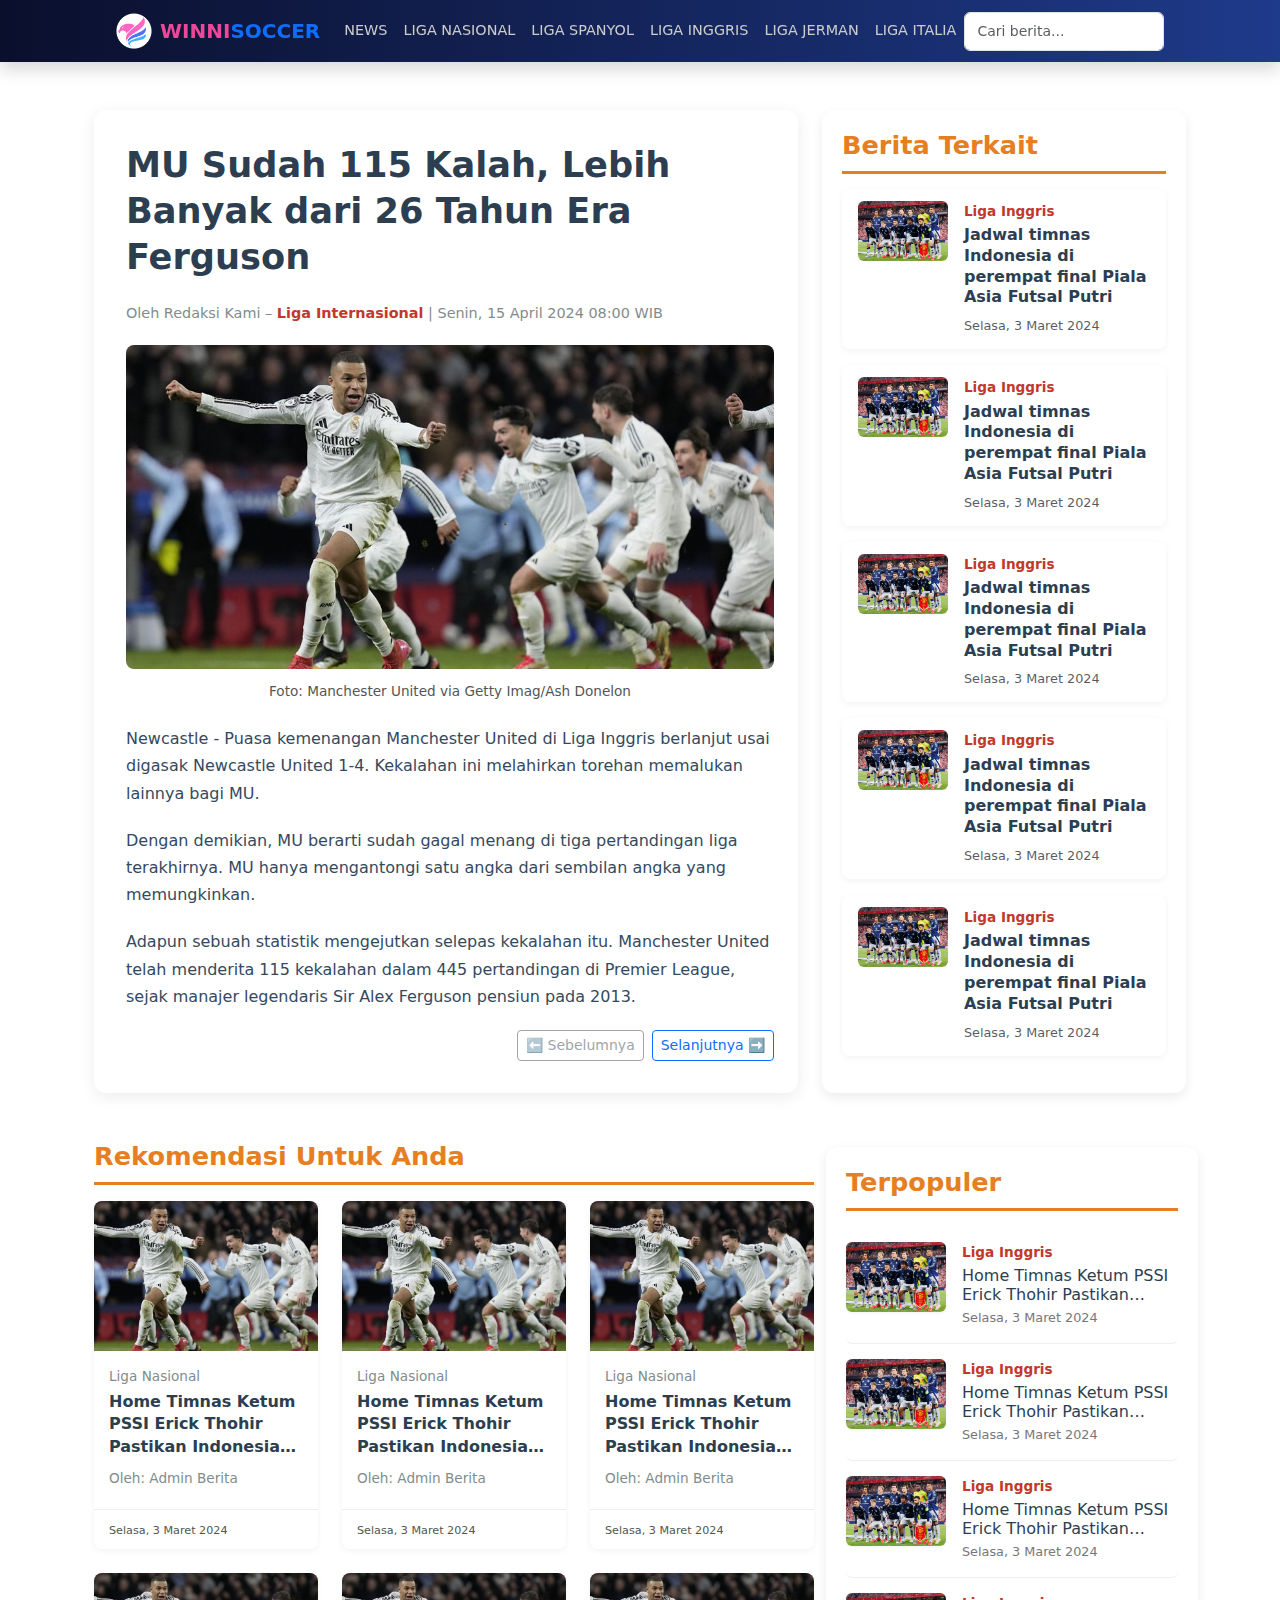
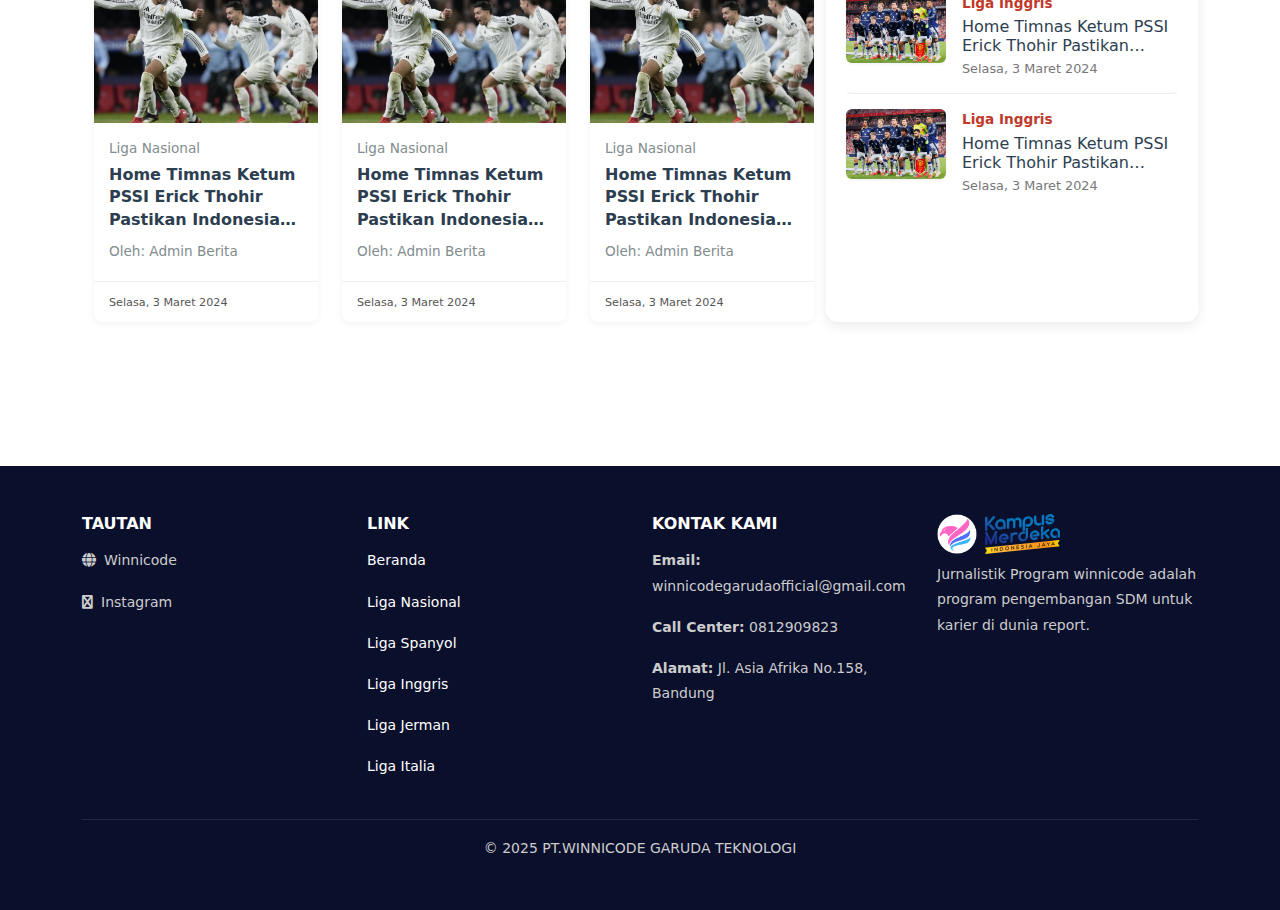
<file: tampilan/detailpage.html>
<!DOCTYPE html>
<html lang="en">
<head>
  <meta charset="UTF-8" />
  <meta name="viewport" content="width=device-width, initial-scale=1" />
  <title>WinniSoccer</title>
  <link href="https://cdn.jsdelivr.net/npm/bootstrap@5.3.3/dist/css/bootstrap.min.css" rel="stylesheet" />
  <link rel="stylesheet" href="https://cdnjs.cloudflare.com/ajax/libs/font-awesome/6.5.0/css/all.min.css">
  <link href="https://fonts.googleapis.com/css2?family=Roboto:wght@400;700&display=swap" rel="stylesheet">
  <link rel="stylesheet" href="stylecss/detail.css" />
</head>
<body>

<!--NAVBAR-->
  <nav class="navbar navbar-expand-lg navbar-dark  shadow sticky-top" style="background: linear-gradient(to right, #0A0F2C, #1E3A8A);">
    <div class="container-fluid px-3 d-flex align-items-center justify-content-between">
  
      <!-- Logo (Kiri) -->
      <a class="navbar-brand d-flex align-items-center" href="#">
        <img src="assets/logo.png" alt="Logo" width="36" class="me-2">
        <span class="text-uppercase fw-bold mb-0" style="color: #EC4899;">Winni<span class="text-primary">Soccer</span></span>
      </a>
  
      <button class="navbar-toggler" type="button" data-bs-toggle="offcanvas" data-bs-target="#offcanvasMenu">
      <span class="navbar-toggler-icon"></span>
      </button>

      <div class="offcanvas offcanvas-end bg-dark text-white" tabindex="-1" id="offcanvasMenu" data-bs-backdrop="false">
      <div class="offcanvas-header">
        <h5 class="offcanvas-title">Menu</h5>
        <button type="button" class="btn-close btn-close-white" data-bs-dismiss="offcanvas"></button>
      </div>
  
      <!-- Navbar content -->
      <div class="offcanvas-body" id="navbarMain">
        <!-- Menu (Tengah) -->
        <ul class="navbar-nav mx-auto nav-menu">
          <li class="nav-item"><a class="nav-link" href="/">News</a></li>
          <li class="nav-item"><a class="nav-link" href="/liganasional.html">Liga Nasional</a></li>
          <li class="nav-item"><a class="nav-link" href="/ligaspanyol.html">Liga Spanyol</a></li>
          <li class="nav-item"><a class="nav-link" href="/ligainggris.html">Liga Inggris</a></li>
          <li class="nav-item"><a class="nav-link" href="/ligajerman.html">Liga Jerman</a></li>
          <li class="nav-item"><a class="nav-link" href="/ligaitalia.html">Liga Italia</a></li>
        </ul>
  
        <!-- Search (Kanan) -->
        <form class="d-block d-lg-flex" role="search" style="min-width: 200px;">
          <input class="form-control form-control-sm" type="search" placeholder="Cari berita..." aria-label="Search">
        </form>
      </div>
  
    </div>
  </nav>

<!-- Main Content Section -->
<main class="container py-5">
  <!-- Halaman Detail Page yang Sudah Dirapikan dan Sesuai Tema -->
<section class="py-0">
  <div class="container d-flex gap-4 flex-wrap flex-lg-nowrap">
    <!-- Artikel -->
    <article class="flex-grow-1 pe-lg-4 article-content">
  <h1>MU Sudah 115 Kalah, Lebih Banyak dari 26 Tahun Era Ferguson</h1>
  <div class="small">
    Oleh Redaksi Kami – <span style="color:#c0392b; font-weight:600;">Liga Internasional</span> |
    Senin, 15 April 2024 08:00 WIB
  </div>
  <figure>
    <img src="assets/image.png" alt="MU Kalah">
    <figcaption>Foto: Manchester United via Getty Imag/Ash Donelon</figcaption>
  </figure>

  <div class="article-body mt-4">
    <!-- Halaman 1 -->
    <div class="page-content" id="page-1">
      <p>Newcastle - Puasa kemenangan Manchester United di Liga Inggris berlanjut usai digasak Newcastle United 1-4. Kekalahan ini melahirkan torehan memalukan lainnya bagi MU.</p>
      <p>Dengan demikian, MU berarti sudah gagal menang di tiga pertandingan liga terakhirnya. MU hanya mengantongi satu angka dari sembilan angka yang memungkinkan.</p>
      <p>Adapun sebuah statistik mengejutkan selepas kekalahan itu. Manchester United telah menderita 115 kekalahan dalam 445 pertandingan di Premier League, sejak manajer legendaris Sir Alex Ferguson pensiun pada 2013.</p>
    </div>

    <!-- Halaman 2 -->
    <div class="page-content d-none" id="page-2">
      <p>Jumlah kekalahan ini melampaui catatan 114 kekalahan MU selama 26 tahun di bawah asuhan Ferguson yang menangani 810 pertandingan. Statistik ini jadi pukulan besar untuk reputasi klub.</p>
      <p>Selain performa buruk, tekanan juga meningkat terhadap pelatih saat ini dan manajemen klub yang dianggap gagal memperbaiki performa dalam jangka panjang.</p>
      <p>Fans mendesak adanya perombakan besar, baik dari sisi pemain, pelatih, hingga struktur manajemen.</p>
    </div>

    <!-- Navigasi -->
    <div class="mt-3 d-flex justify-content-end gap-2">
      <button id="prevBtn" class="btn btn-outline-secondary btn-sm" disabled>⬅️ Sebelumnya</button>
      <button id="nextBtn" class="btn btn-outline-primary btn-sm">Selanjutnya ➡️</button>
    </div>
  </div>
</article>

    <!-- Berita Terkait -->
    <aside class="col-lg-4 section-terkait">
      <h3>Berita Terkait</h3>
      <div class="related-wrapper">
        <div class="related-card">
          <img src="assets/image1.png" alt="">
          <div>
            <small class="text-danger">Liga Inggris</small>
            <h6>Jadwal timnas Indonesia di perempat final Piala Asia Futsal Putri</h6>
            <small class="text-muted">Selasa, 3 Maret 2024</small>
          </div>
        </div>
        <div class="related-card">
          <img src="assets/image1.png" alt="">
          <div>
            <small class="text-danger">Liga Inggris</small>
            <h6>Jadwal timnas Indonesia di perempat final Piala Asia Futsal Putri</h6>
            <small class="text-muted">Selasa, 3 Maret 2024</small>
          </div>
        </div>
        <div class="related-card">
          <img src="assets/image1.png" alt="">
          <div>
            <small class="text-danger">Liga Inggris</small>
            <h6>Jadwal timnas Indonesia di perempat final Piala Asia Futsal Putri</h6>
            <small class="text-muted">Selasa, 3 Maret 2024</small>
          </div>
        </div>
        <div class="related-card">
          <img src="assets/image1.png" alt="">
          <div>
            <small class="text-danger">Liga Inggris</small>
            <h6>Jadwal timnas Indonesia di perempat final Piala Asia Futsal Putri</h6>
            <small class="text-muted">Selasa, 3 Maret 2024</small>
          </div>
        </div>
        <div class="related-card">
          <img src="assets/image1.png" alt="">
          <div>
            <small class="text-danger">Liga Inggris</small>
            <h6>Jadwal timnas Indonesia di perempat final Piala Asia Futsal Putri</h6>
            <small class="text-muted">Selasa, 3 Maret 2024</small>
          </div>
        </div>
        
      </div>
    </aside>
  </div>
</section>

<section class="layout-rekomendasi section-rekomendasi-anda py-5">
  <div class="container">
    <div class="row g-4">
      <!-- Rekomendasi -->
      <div class="col-lg-8">
        <h3 class="mb-3">Rekomendasi Untuk Anda</h3>
        <div class="row row-cols-1 row-cols-md-3 g-4">
          <!-- Card Item -->
          <div class="col">
            <a href="detail.page" class="text-decoration-none text-dark">
              <div class="card h-100">
                <img src="assets/image.png" class="card-img-top" alt="...">
                <div class="card-body">
                  <small>Liga Nasional</small>
                  <h6 class="card-title fw-bold card-title-limit">Home Timnas Ketum PSSI Erick Thohir Pastikan Indonesia Bidding Tuan Rumah Putaran Keempat Kualifikasi Piala Dunia 2026</h6>
                  <small>Oleh: Admin Berita</small>
                </div>
                <div class="card-footer">
                  <small>Selasa, 3 Maret 2024</small>
                </div>
              </div>
            </a>
          </div>
          <!-- Ulangi card di atas sesuai kebutuhan -->
          <div class="col">
            <a href="detail.page" class="text-decoration-none text-dark">
              <div class="card h-100">
                <img src="assets/image.png" class="card-img-top" alt="...">
                <div class="card-body">
                  <small>Liga Nasional</small>
                  <h6 class="card-title fw-bold card-title-limit">Home Timnas Ketum PSSI Erick Thohir Pastikan Indonesia Bidding Tuan Rumah Putaran Keempat Kualifikasi Piala Dunia 2026</h6>
                  <small>Oleh: Admin Berita</small>
                </div>
                <div class="card-footer">
                  <small>Selasa, 3 Maret 2024</small>
                </div>
              </div>
            </a>
          </div>
          <div class="col">
            <a href="detail.page" class="text-decoration-none text-dark">
              <div class="card h-100">
                <img src="assets/image.png" class="card-img-top" alt="...">
                <div class="card-body">
                  <small>Liga Nasional</small>
                  <h6 class="card-title fw-bold card-title-limit">Home Timnas Ketum PSSI Erick Thohir Pastikan Indonesia Bidding Tuan Rumah Putaran Keempat Kualifikasi Piala Dunia 2026</h6>
                  <small>Oleh: Admin Berita</small>
                </div>
                <div class="card-footer">
                  <small>Selasa, 3 Maret 2024</small>
                </div>
              </div>
            </a>
          </div>
          <div class="col">
            <a href="detail.page" class="text-decoration-none text-dark">
              <div class="card h-100">
                <img src="assets/image.png" class="card-img-top" alt="...">
                <div class="card-body">
                  <small>Liga Nasional</small>
                  <h6 class="card-title fw-bold card-title-limit">Home Timnas Ketum PSSI Erick Thohir Pastikan Indonesia Bidding Tuan Rumah Putaran Keempat Kualifikasi Piala Dunia 2026</h6>
                  <small>Oleh: Admin Berita</small>
                </div>
                <div class="card-footer">
                  <small>Selasa, 3 Maret 2024</small>
                </div>
              </div>
            </a>
          </div>
          <div class="col">
            <a href="detail.page" class="text-decoration-none text-dark">
              <div class="card h-100">
                <img src="assets/image.png" class="card-img-top" alt="...">
                <div class="card-body">
                  <small>Liga Nasional</small>
                  <h6 class="card-title fw-bold card-title-limit">Home Timnas Ketum PSSI Erick Thohir Pastikan Indonesia Bidding Tuan Rumah Putaran Keempat Kualifikasi Piala Dunia 2026</h6>
                  <small>Oleh: Admin Berita</small>
                </div>
                <div class="card-footer">
                  <small>Selasa, 3 Maret 2024</small>
                </div>
              </div>
            </a>
          </div>
          <div class="col">
            <a href="detail.page" class="text-decoration-none text-dark">
              <div class="card h-100">
                <img src="assets/image.png" class="card-img-top" alt="...">
                <div class="card-body">
                  <small>Liga Nasional</small>
                  <h6 class="card-title fw-bold card-title-limit">Home Timnas Ketum PSSI Erick Thohir Pastikan Indonesia Bidding Tuan Rumah Putaran Keempat Kualifikasi Piala Dunia 2026</h6>
                  <small>Oleh: Admin Berita</small>
                </div>
                <div class="card-footer">
                  <small>Selasa, 3 Maret 2024</small>
                </div>
              </div>
            </a>
          </div>
        </div>
      </div>

      <!-- Terpopuler -->
      <div class="col-lg-4 section-terpopuler">
        <h3 class="mb-3">Terpopuler</h3>
        <div class="list-group list-group-flush">
          <a href="detail.page" class="list-group-item d-flex gap-3 align-items-start">
            <img src="assets/image1.png" class="rounded" width="100" height="70" alt="...">
            <div>
              <small class="text-danger d-block mb-1">Liga Inggris</small>
              <h6 class="mb-1">Home Timnas Ketum PSSI Erick Thohir Pastikan Indonesia Bidding Tuan Rumah Putaran Keempat Kualifikasi Piala Dunia 2026</h6>
              <small>Selasa, 3 Maret 2024</small>
            </div>
          </a>
          <a href="detail.page" class="list-group-item d-flex gap-3 align-items-start">
            <img src="assets/image1.png" class="rounded" width="100" height="70" alt="...">
            <div>
              <small class="text-danger d-block mb-1">Liga Inggris</small>
              <h6 class="mb-1">Home Timnas Ketum PSSI Erick Thohir Pastikan Indonesia Bidding Tuan Rumah Putaran Keempat Kualifikasi Piala Dunia 2026</h6>
              <small>Selasa, 3 Maret 2024</small>
            </div>
          </a>
          <a href="detail.page" class="list-group-item d-flex gap-3 align-items-start">
            <img src="assets/image1.png" class="rounded" width="100" height="70" alt="...">
            <div>
              <small class="text-danger d-block mb-1">Liga Inggris</small>
              <h6 class="mb-1">Home Timnas Ketum PSSI Erick Thohir Pastikan Indonesia Bidding Tuan Rumah Putaran Keempat Kualifikasi Piala Dunia 2026</h6>
              <small>Selasa, 3 Maret 2024</small>
            </div>
          </a>
          <a href="detail.page" class="list-group-item d-flex gap-3 align-items-start">
            <img src="assets/image1.png" class="rounded" width="100" height="70" alt="...">
            <div>
              <small class="text-danger d-block mb-1">Liga Inggris</small>
              <h6 class="mb-1">Home Timnas Ketum PSSI Erick Thohir Pastikan Indonesia Bidding Tuan Rumah Putaran Keempat Kualifikasi Piala Dunia 2026</h6>
              <small>Selasa, 3 Maret 2024</small>
            </div>
          </a>
          <a href="detail.page" class="list-group-item d-flex gap-3 align-items-start">
            <img src="assets/image1.png" class="rounded" width="100" height="70" alt="...">
            <div>
              <small class="text-danger d-block mb-1">Liga Inggris</small>
              <h6 class="mb-1">Home Timnas Ketum PSSI Erick Thohir Pastikan Indonesia Bidding Tuan Rumah Putaran Keempat Kualifikasi Piala Dunia 2026</h6>
              <small>Selasa, 3 Maret 2024</small>
            </div>
          </a>
          <!-- Ulangi list item di atas sesuai kebutuhan -->
        </div>
      </div>
    </div>
  </div>
</section>


</main>


<!-- Footer -->
<footer class="text-white py-5 mt-5">
  <div class="container">
    <div class="row g-4">
      <div class="col-md-3">
        <h5>TAUTAN</h5>
        <p><i class="fa fa-globe me-2"></i>Winnicode</p>
        <p><i class="fa fa-instagram me-2"></i>Instagram</p>
      </div>
      <div class="col-md-3">
        <h5>LINK</h5>
        <p><a href="#" class="text-white text-decoration-none">Beranda</a></p>
        <p><a href="/liganasional.html" class="text-white text-decoration-none">Liga Nasional</a></p>
        <p><a href="/ligaspanyol.html" class="text-white text-decoration-none">Liga Spanyol</a></p>
        <p><a href="/ligainggris.html" class="text-white text-decoration-none">Liga Inggris</a></p>
        <p><a href="/ligajerman.html" class="text-white text-decoration-none">Liga Jerman</a></p>
        <p><a href="/ligaitalia.html" class="text-white text-decoration-none">Liga Italia</a></p>
      </div>
      <div class="col-md-3">
        <h5>KONTAK KAMI</h5>
        <p><strong>Email:</strong> winnicodegarudaofficial@gmail.com</p>
        <p><strong>Call Center:</strong> 0812909823</p>
        <p><strong>Alamat:</strong> Jl. Asia Afrika No.158, Bandung</p>
      </div>
      <div class="col-md-3">
        <div class="d-flex gap-2 mb-2">
          <img src="assets/logo.png" height="40">
          <img src="assets/bpd.png" height="40">
        </div>
        <p class="small">Jurnalistik Program winnicode adalah program pengembangan SDM untuk karier di dunia report.</p>
      </div>
    </div>
    <hr class="border-secondary mt-4">
    <p class="text-center small mb-0">&copy; 2025 PT.WINNICODE GARUDA TEKNOLOGI</p>
  </div>
</footer>

<script src="javascript/javascript.js"></script>
<script src="https://cdn.jsdelivr.net/npm/bootstrap@5.3.3/dist/js/bootstrap.bundle.min.js"></script>
</body>
</html>
</file>
<file: tampilan/stylecss/detail.css>
/* ========================= */
/* NAVBAR STYLING */
/* ========================= */
.navbar-brand span {
  color: #1479FF;
}

.navbar-brand {
  margin-left: 100px;
}

.nav-menu .nav-link {
  text-transform: uppercase;
  font-weight: 300;
  font-size: 0.9rem;
  color: #ccc;
  position: relative;
  transition: all 0.3s ease;
  white-space: nowrap;
  padding-left: 0.75rem;
  padding-right: 0.75rem;
  text-decoration: none;
  /* hilangkan underline default */
}

.nav-menu .nav-link:hover,
.nav-menu .nav-link.active {
  color: #ffffff;
}

.nav-menu .nav-link::after {
  content: '';
  position: absolute;
  left: 50%;
  bottom: 0;
  transform: translateX(-50%);
  width: 0;
  height: 2px;
  background: linear-gradient(to right, #3B82F6, #38BDF8);
  box-shadow: 0 0 8px #3B82F6;
  transition: width 0.3s ease;
}

.nav-menu .nav-link:hover::after,
.nav-menu .nav-link.active::after {
  width: 60%;
}

form[role="search"] input {
  width: 100%;
  border-radius: 6px;
  padding: 0.5rem 0.75rem;
  transition: all 0.3s ease;
}

form[role="search"] input:focus {
  box-shadow: 0 0 0 2px #3B82F6;
  border: none;
}

.form-control {
  margin-right: 100px;
}


/* ========================= */
/* MOBILE NAVBAR STYLING */
/* ========================= */
@media (max-width: 767.98px) {
  .navbar-brand {
    margin: 0 auto;
    display: flex;
    justify-content: center;
  }

  .navbar .navbar-brand img {
    position: absolute;
    left: 1rem;
  }

  .navbar-toggler {
    position: absolute;
    right: 1rem;
    top: 50%;
    transform: translateY(-50%);
  }

  .navbar .container-fluid {
    justify-content: center;
    position: relative;
  }

  .offcanvas.offcanvas-end {
    height: auto !important;
    max-height: 70vh;
    border-radius: 0 0 16px 16px;
    background: linear-gradient(to bottom right, #0A0F2C, #1E3A8A);
    box-shadow: 0 6px 20px rgba(0, 0, 0, 0.3);
    padding: 0.5rem 0;
    transition: transform 0.4s ease, opacity 0.4s ease;
    color: white;
  }

  .offcanvas-header {
    border-bottom: 1px solid rgba(255, 255, 255, 0.1);
  }

  .offcanvas-title {
    font-weight: 700;
    color: #FFB800;
    font-size: 1.1rem;
  }

  .offcanvas-body {
    padding: 0.5rem 1rem;
  }

  .offcanvas-body .nav-link {
    display: block;
    text-align: left;
    padding: 0.75rem 0.5rem;
    margin: 0.2rem 0;
    color: #eee;
    border-radius: 8px;
    font-size: 1rem;
    font-weight: 500;
    transition: background 0.3s, color 0.3s;
    text-decoration: none;
  }

  .offcanvas-body .nav-link:hover {
    background-color: rgba(255, 184, 0, 0.12);
    color: #fff;
  }

  .offcanvas-body .nav-link.active {
    background-color: #FFB800;
    color: #0A0F2C;
    font-weight: 700;
  }

  .nav-menu .nav-link::after {
    content: none;
    display: none;
  }

  form[role="search"] {
    margin-top: 1rem;
    width: 100%;
  }

  .form-control {
    width: 100%;
    background-color: #fff;
    color: #000;
    font-size: 0.9rem;
    border-radius: 6px;
    border: none;
  }

  .form-control::placeholder {
    color: #777;
  }
}



.article-content {
      background-color: #ffffff;
      padding: 2rem;
      border-radius: 12px;
      box-shadow: 0 4px 16px rgba(0, 0, 0, 0.08);
    }

    .article-content h1 {
      font-size: 2.2rem;
      font-weight: 700;
      color: #2c3e50;
      line-height: 1.3;
      text-align: left;
      margin-bottom: 1.5rem;
    }

    .article-content .small {
      color: #7f8c8d;
      font-size: 0.9rem;
      margin-bottom: 1.25rem;
    }

    .article-body p {
      font-size: 1rem;
      color: #34495e;
      line-height: 1.7;
      margin-bottom: 1.25rem;
    }

    figure img {
      border-radius: 8px;
      width: 100%;
      transition: transform 0.3s ease-in-out;
    }

    figure:hover img {
      transform: scale(1.02);
    }

    figcaption {
      font-size: 0.85rem;
      color: #555;
      text-align: center;
      margin-top: 0.75rem;
    }

    .section-terkait {
      background-color: #fff;
      padding: 20px;
      border-radius: 12px;
      box-shadow: 0 4px 12px rgba(0,0,0,0.08);
    }

    .section-terkait h3 {
      color: #e67e22 !important;
  font-size: 1.6rem;
  font-weight: 700;
  margin-bottom: 15px;
  border-bottom: 3px solid #e67e22;
  padding-bottom: 10px;
    }

    .related-wrapper {
      display: flex;
      flex-direction: column;
      gap: 1rem;
    }

    .related-card {
      background-color: #fff;
      border-radius: 8px;
      box-shadow: 0 2px 6px rgba(0,0,0,0.05);
      display: flex;
      gap: 1rem;
      padding: 0.75rem 1rem;
      transition: transform 0.3s ease, box-shadow 0.3s ease;
    }

    .related-card:hover {
      transform: translateY(-2px);
      box-shadow: 0 4px 12px rgba(0,0,0,0.08);
    }

    .related-card img {
      width: 90px;
      height: 60px;
      border-radius: 6px;
      object-fit: cover;
    }

    .related-card h6 {
      font-size: 1rem;
      font-weight: 600;
      color: #2c3e50;
      line-height: 1.3;
      margin-bottom: 5px;
    }

    .related-card small.text-danger {
      color: #c0392b !important;
      font-size: 0.85rem;
      font-weight: 600;
      margin-bottom: 4px;
      display: block;
    }

    .related-card small.text-muted {
      font-size: 0.8rem;
      color: #777;
    }

    /* === RESPONSIVE MOBILE === */
@media (max-width: 768px) {
  .container {
    flex-direction: column;
    gap: 2rem;
  }

  .article-content {
    padding: 1.25rem;
  }

  .article-content h1 {
    font-size: 1.6rem;
    text-align: left;
  }

  .article-body p {
    font-size: 0.95rem;
  }

  .related-card {
    flex-direction: row;
    align-items: flex-start;
  }

  .related-card img {
    width: 80px;
    height: 60px;
  }

  .related-card h6 {
    font-size: 0.9rem;
  }

  .related-card small {
    font-size: 0.75rem;
  }

  .section-terkait {
    padding: 1rem;
  }

  .section-terkait h3 {
    font-size: 1.2rem;
    text-align: left;
  }
}

/* ========================= */
/* REKOMENDASI SECTION */
/* ========================= */
.section-rekomendasi-anda {
  padding-top: 30px;
  padding-bottom: 30px;
}

.section-rekomendasi-anda h3 {
  color: #2c3e50 !important;
  font-size: 1.6rem;
  font-weight: 700;
  text-align: left;
  margin-bottom: 15px;
}

.section-rekomendasi-anda h3 {
  color: #e67e22 !important;
  font-size: 1.6rem;
  font-weight: 700;
  margin-bottom: 15px;
  border-bottom: 3px solid #e67e22;
  padding-bottom: 10px;
}

.section-rekomendasi-anda .card {
  border: none;
  border-radius: 8px;
  box-shadow: 0 2px 6px rgba(0, 0, 0, 0.05);
  transition: transform 0.3s ease-in-out, box-shadow 0.3s ease-in-out;
  background-color: #fff;
  display: flex;
  flex-direction: column;
  height: 100%;
}

.section-rekomendasi-anda .card:hover {
  transform: translateY(-5px);
  box-shadow: 0 6px 15px rgba(0, 0, 0, 0.1);
}

.section-rekomendasi-anda .card-img-top {
  height: 150px;
  object-fit: cover;
  border-top-left-radius: 8px;
  border-top-right-radius: 8px;
}

.section-rekomendasi-anda .card-body {
  padding: 15px;
  flex-grow: 1;
}

.section-rekomendasi-anda .card-body small {
  color: #7f8c8d;
  font-size: 0.85rem;
  margin-bottom: 5px;
  display: block;
}

.section-rekomendasi-anda .card-body h6 {
  font-size: 1rem;
  font-weight: 500;
  color: #2c3e50;
  margin-bottom: 10px;
  line-height: 1.4;
  display: -webkit-box;
  -webkit-line-clamp: 3; /* Maksimal 3 baris */
  -webkit-box-orient: vertical;
  overflow: hidden;
  text-overflow: ellipsis;
}

.section-rekomendasi-anda .card-footer {
  padding: 10px 15px;
  background-color: transparent;
  border-top: 1px solid #eee;
  font-size: 0.8rem;
  color: #555;
  border-bottom-left-radius: 8px;
  border-bottom-right-radius: 8px;
}

/* Responsive */
@media (max-width: 767.98px) {
  .layout-rekomendasi .card {
    margin-bottom: 0.75rem;
    padding: 0.5rem;
  }

  .layout-rekomendasi .card-img-top {
    height: 160px;
  }

  .layout-rekomendasi .card-body h6 {
    font-size: 0.85rem;
    -webkit-line-clamp: 2;
  }

  .section-rekomendasi-anda h3 {
    font-size: 1.3rem;
    text-align: center;
  }

  .section-rekomendasi-anda hr {
    margin: 0 auto 20px;
  }
}


/* ========================= */
/* TERPOPULER SECTION */
/* ========================= */
.section-terpopuler {
  padding: 20px;
  background-color: #ffffff;
  border-radius: 12px;
  box-shadow: 0 4px 12px rgba(0, 0, 0, 0.08);
  margin-top: 30px;
}

.section-terpopuler h3 {
  color: #e67e22 !important;
  font-size: 1.6rem;
  font-weight: 700;
  margin-bottom: 15px;
  border-bottom: 3px solid #e67e22;
  padding-bottom: 10px;
}

.section-terpopuler .list-group {
  list-style: none;
  padding: 0;
  margin: 0;
}

.section-terpopuler .list-group-item {
  display: flex;
  align-items: center;
  gap: 15px;
  padding: 15px 0;
  border-bottom: 1px solid #eee;
  transition: background-color 0.3s ease;
  border-radius: 6px;
}

.section-terpopuler .list-group-item:hover {
  background-color: #fdf6f0;
}

.section-terpopuler .list-group-item:last-child {
  border-bottom: none;
}

.section-terpopuler .list-group-item img {
  width: 100px;
  height: 70px;
  border-radius: 6px;
  object-fit: cover;
  box-shadow: 0 1px 3px rgba(0, 0, 0, 0.06);
  flex-shrink: 0;
}

.section-terpopuler .list-group-item div {
  flex-grow: 1;
  display: flex;
  flex-direction: column;
}

.section-terpopuler .list-group-item small.text-danger {
  color: #c0392b !important;
  font-size: 0.85rem;
  font-weight: 600;
  margin-bottom: 5px;
}

.section-terpopuler .list-group-item h6 {
  font-size: 1rem;
  font-weight: 500;
  color: #2c3e50;
  margin-bottom: 5px;
  display: -webkit-box;
  -webkit-line-clamp: 2; /* Batasi jadi 2 baris */
  -webkit-box-orient: vertical;
  overflow: hidden;
  text-overflow: ellipsis;
  white-space: normal;
}

.section-terpopuler .list-group-item small {
  color: #777;
  font-size: 0.8rem;
}

@media (max-width: 767.98px) {
  /* ==== Rekomendasi ==== */
  .layout-rekomendasi {
    padding: 0 1rem;
  }

  .layout-rekomendasi .row {
    row-gap: 1rem;
  }

  .section-rekomendasi-anda h3 {
    font-size: 1.3rem;
    text-align: center;
  }

  .section-rekomendasi-anda hr {
    margin: 0 auto 1rem;
  }

  .layout-rekomendasi .card {
    padding: 0;
    margin-bottom: 1rem;
  }

  .layout-rekomendasi .card-img-top {
    height: 160px;
    object-fit: cover;
    border-radius: 8px 8px 0 0;
  }

  .layout-rekomendasi .card-body h6 {
    font-size: 0.9rem;
    -webkit-line-clamp: 2;
  }

  .layout-rekomendasi .card-footer {
    font-size: 0.75rem;
    padding: 8px 15px;
  }

  /* ==== Terpopuler ==== */
  .section-terpopuler {
    padding: 1.25rem;
    margin-top: 2rem;
  }

  .section-terpopuler h3 {
    font-size: 1.2rem;
    text-align: center;
    margin-bottom: 1rem;
  }

  .section-terpopuler .list-group-item {
    flex-direction: column;
    align-items: flex-start;
    gap: 0.75rem;
    padding: 1rem 0;
  }

  .section-terpopuler .list-group-item img {
    width: 100%;
    height: auto;
    border-radius: 6px;
  }

  .section-terpopuler .list-group-item h6 {
    font-size: 0.9rem;
    -webkit-line-clamp: 3;
  }

  .section-terpopuler .list-group-item small.text-danger {
    font-size: 0.8rem;
  }

  .section-terpopuler .list-group-item small.text-muted {
    font-size: 0.75rem;
  }
}

      /* Footer */
  footer {
  background-color: #0A0F2C;
  color: #ffffff;
  }

  footer h5 {
    font-size: 16px;
    font-weight: bold;
    margin-bottom: 15px;
  }
  
  footer p, footer a {
    font-size: 14px;
    line-height: 1.8;
    color: #ccc;
  }
  
  footer a:hover {
    text-decoration: underline;
  }
  
  /* Responsive tweaks */
  @media (max-width: 768px) {
    .carousel-caption h5 {
      font-size: 16px;
    }
  
    .carousel-caption p {
      font-size: 12px;
    }
  }
</file>
